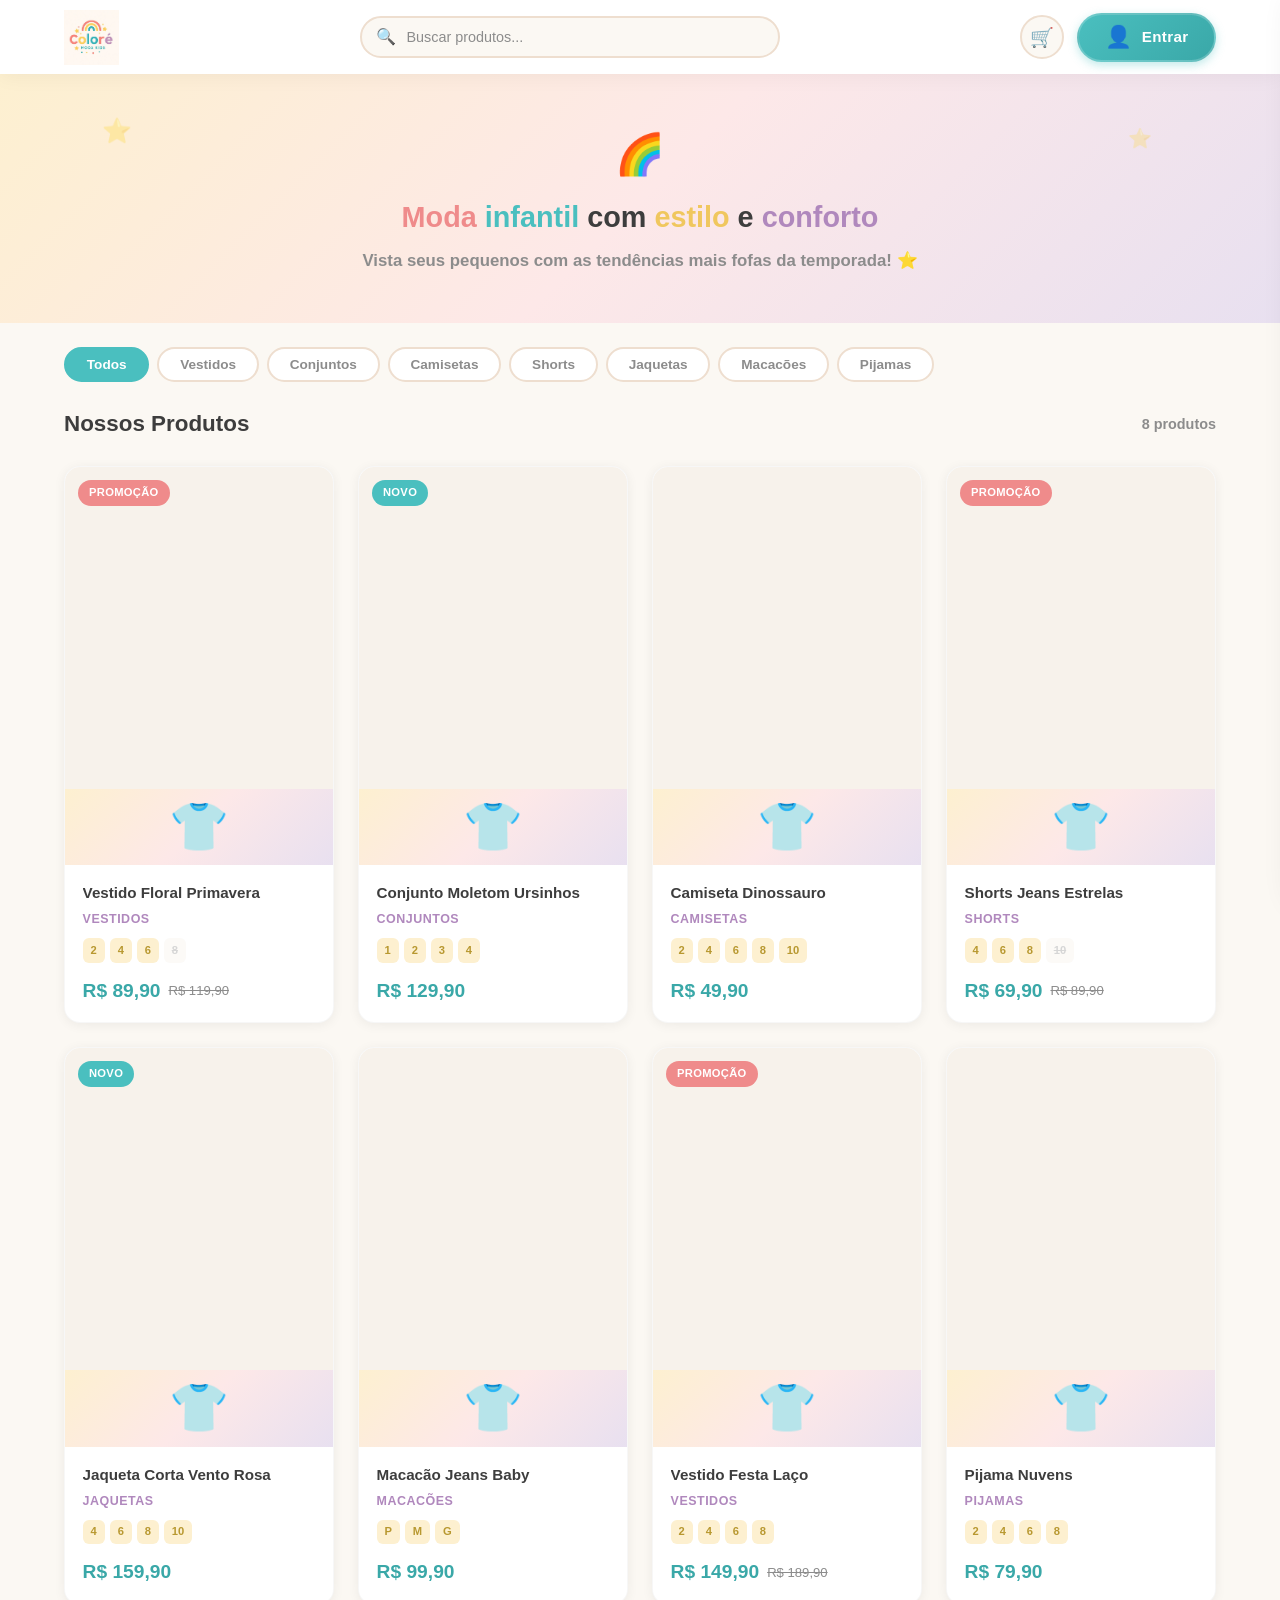
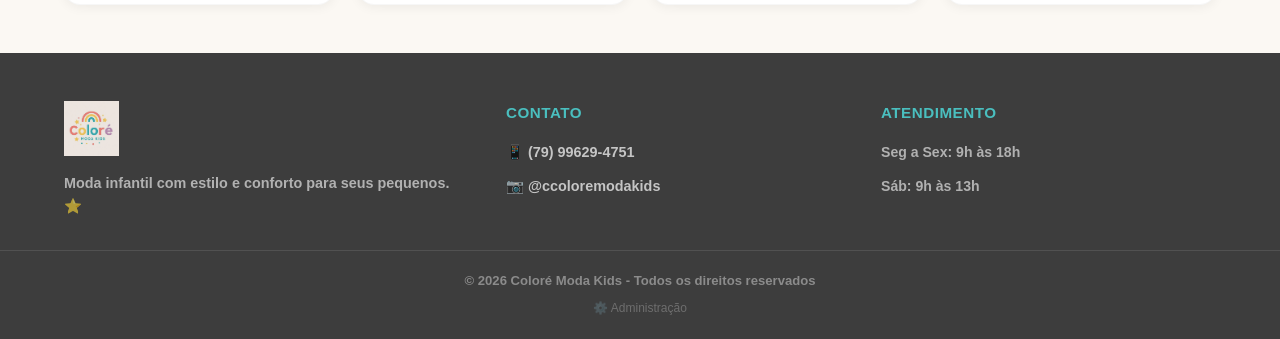
<file: index.html>
<!DOCTYPE html>
<html lang="pt-BR">
<head>
  <meta charset="UTF-8">
  <meta name="viewport" content="width=device-width, initial-scale=1.0">
  <title>CColore Moda Kids - Roupas Infantis</title>
  <link rel="stylesheet" href="css/style.css">
  <meta name="description" content="CColore Moda Kids - As melhores roupas infantis com estilo e conforto para seus pequenos.">
</head>
<body>

  <!-- HEADER -->
  <header class="header">
    <div class="header-inner">
      <a href="index.html" class="logo">
        <img src="logo.jpg" alt="Coloré Moda Kids">
      </a>

      <div class="search-bar">
        <span class="search-icon">🔍</span>
        <input type="text" id="searchInput" placeholder="Buscar produtos...">
      </div>

      <div class="nav-actions">
        <button class="btn-icon" id="cartBtn" title="Carrinho">
          🛒
          <span class="cart-count" id="cartCount" style="display:none;">0</span>
        </button>
        <a href="minha-conta.html" class="btn-account" id="accountBtn" title="Minha Conta">
          <span class="btn-account-icon">👤</span>
          <span class="account-label" id="accountLabel">Entrar</span>
        </a>
      </div>
    </div>
  </header>

  <!-- HERO -->
  <section class="hero">
    <div class="hero-content">
      <div class="hero-rainbow">🌈</div>
      <h2><span class="text-coral">Moda</span> <span class="text-teal">infantil</span> com <span class="text-yellow">estilo</span> e <span class="text-lavender">conforto</span></h2>
      <p>Vista seus pequenos com as tendências mais fofas da temporada! ⭐</p>
    </div>
  </section>

  <!-- CATEGORIAS -->
  <div class="categories" id="categoriesBar">
    <!-- Gerado via JS -->
  </div>

  <!-- PRODUTOS -->
  <section class="products-section">
    <div class="products-header">
      <h3>Nossos Produtos</h3>
      <span class="product-count" id="productCount"></span>
    </div>
    <div class="products-grid" id="productsGrid">
      <!-- Gerado via JS -->
    </div>
  </section>

  <!-- MODAL DE PRODUTO -->
  <div class="modal-overlay" id="productModal">
    <div class="modal">
      <button class="modal-close" id="modalClose">✕</button>
      <div class="modal-product" id="modalContent">
        <!-- Gerado via JS -->
      </div>
    </div>
  </div>

  <!-- CARRINHO SIDEBAR -->
  <div class="cart-overlay" id="cartOverlay"></div>
  <div class="cart-sidebar" id="cartSidebar">
    <div class="cart-header">
      <h3>🛒 Seu Carrinho</h3>
      <button class="btn-icon" id="closeCart" title="Fechar">✕</button>
    </div>
    <div class="cart-items" id="cartItems">
      <!-- Gerado via JS -->
    </div>
    <div class="cart-footer">
      <div class="cart-total">
        <span>Total:</span>
        <span class="total-price" id="cartTotal">R$ 0,00</span>
      </div>
      <button class="btn-checkout" id="checkoutBtn">
        📱 Finalizar Pedido via WhatsApp
      </button>
      <button class="btn-continue-shopping" id="continueShoppingBtn">
        🛍️ Continuar Comprando
      </button>
    </div>
  </div>

  <!-- FORMULÁRIO DE CHECKOUT -->
  <div class="modal-overlay" id="checkoutModal">
    <div class="modal" style="max-width:520px;">
      <button class="modal-close" id="checkoutClose">✕</button>
      <div style="padding:2rem;">
        <h2 style="font-weight:900;margin-bottom:0.3rem;">📋 Finalizar Pedido</h2>
        <p style="color:var(--text-light);font-size:0.9rem;margin-bottom:1.5rem;">Preencha seus dados para enviarmos o pedido.</p>
        <form id="checkoutForm">
          <div class="form-row">
            <div class="form-group">
              <label>Nome *</label>
              <input type="text" id="clientName" required maxlength="50" placeholder="Seu nome">
            </div>
            <div class="form-group">
              <label>Sobrenome *</label>
              <input type="text" id="clientLastName" required maxlength="50" placeholder="Seu sobrenome">
            </div>
          </div>
          <div class="form-row">
            <div class="form-group">
              <label>CEP *</label>
              <input type="text" id="clientCep" required maxlength="9" placeholder="00000-000">
              <small class="cep-status" id="clientCepStatus"></small>
            </div>
            <div class="form-group">
              <label>Telefone *</label>
              <input type="tel" id="clientPhone" required maxlength="15" placeholder="(00) 00000-0000">
            </div>
          </div>
          <div class="form-group">
            <label>Endereço (Rua) *</label>
            <input type="text" id="clientAddress" required maxlength="150" placeholder="Rua, Avenida...">
          </div>
          <div class="form-row">
            <div class="form-group">
              <label>Número *</label>
              <input type="text" id="clientNumber" required maxlength="10" placeholder="Nº">
            </div>
            <div class="form-group">
              <label>Bairro *</label>
              <input type="text" id="clientBairro" required maxlength="80" placeholder="Bairro">
            </div>
          </div>
          <div class="form-row">
            <div class="form-group">
              <label>Cidade *</label>
              <input type="text" id="clientCity" required maxlength="80" placeholder="Cidade">
            </div>
            <div class="form-group">
              <label>Estado *</label>
              <select id="clientState" required>
                <option value="">UF</option>
                <option value="AC">AC</option><option value="AL">AL</option><option value="AP">AP</option>
                <option value="AM">AM</option><option value="BA">BA</option><option value="CE">CE</option>
                <option value="DF">DF</option><option value="ES">ES</option><option value="GO">GO</option>
                <option value="MA">MA</option><option value="MT">MT</option><option value="MS">MS</option>
                <option value="MG">MG</option><option value="PA">PA</option><option value="PB">PB</option>
                <option value="PR">PR</option><option value="PE">PE</option><option value="PI">PI</option>
                <option value="RJ">RJ</option><option value="RN">RN</option><option value="RS">RS</option>
                <option value="RO">RO</option><option value="RR">RR</option><option value="SC">SC</option>
                <option value="SP">SP</option><option value="SE">SE</option><option value="TO">TO</option>
              </select>
            </div>
          </div>
          <div class="form-group">
            <label>Ponto de Referência *</label>
            <input type="text" id="clientReference" required maxlength="150" placeholder="Ex: Próximo ao mercado...">
          </div>
          <div class="form-group">
            <label>E-mail</label>
            <input type="email" id="clientEmail" maxlength="100" placeholder="seu@email.com">
          </div>

          <!-- Frete -->
          <div class="shipping-notice">
            🚚 <strong>Frete calculado após o pedido:</strong> após receber seu pedido pelo WhatsApp, informamos o valor exato do frete antes de confirmar a compra.
          </div>

          <div class="checkout-summary" id="checkoutSummary">
            <!-- Resumo gerado via JS -->
          </div>
          <button type="submit" class="btn-checkout" style="margin-top:1rem;">
            📱 Confirmar e Enviar via WhatsApp
          </button>
        </form>
      </div>
    </div>
  </div>

  <!-- FOOTER -->
  <footer class="footer">
    <div class="footer-inner">
      <div class="footer-brand">
        <div class="footer-logo">
          <img src="logo.jpg" alt="Coloré Moda Kids">
        </div>
        <p class="footer-desc">Moda infantil com estilo e conforto para seus pequenos. ⭐</p>
      </div>

      <div class="footer-contact">
        <h4>Contato</h4>
        <ul>
          <li>
            <a href="https://wa.me/5579996294751" target="_blank" rel="noopener">
              📱 (79) 99629-4751
            </a>
          </li>
          <li>
            <a href="https://instagram.com/ccoloremodakids" target="_blank" rel="noopener">
              📷 @ccoloremodakids
            </a>
          </li>
        </ul>
      </div>

      <div class="footer-links">
        <h4>Atendimento</h4>
        <ul>
          <li>Seg a Sex: 9h às 18h</li>
          <li>Sáb: 9h às 13h</li>
        </ul>
      </div>
    </div>

    <div class="footer-bottom">
      <p>&copy; 2026 Coloré Moda Kids - Todos os direitos reservados</p>
      <a href="admin.html" class="admin-link">⚙️ Administração</a>
    </div>
  </footer>

  <!-- TOAST -->
  <div class="toast-container"></div>

  <script src="js/data.js"></script>
  <script src="js/app.js"></script>
</body>
</html>
</file>
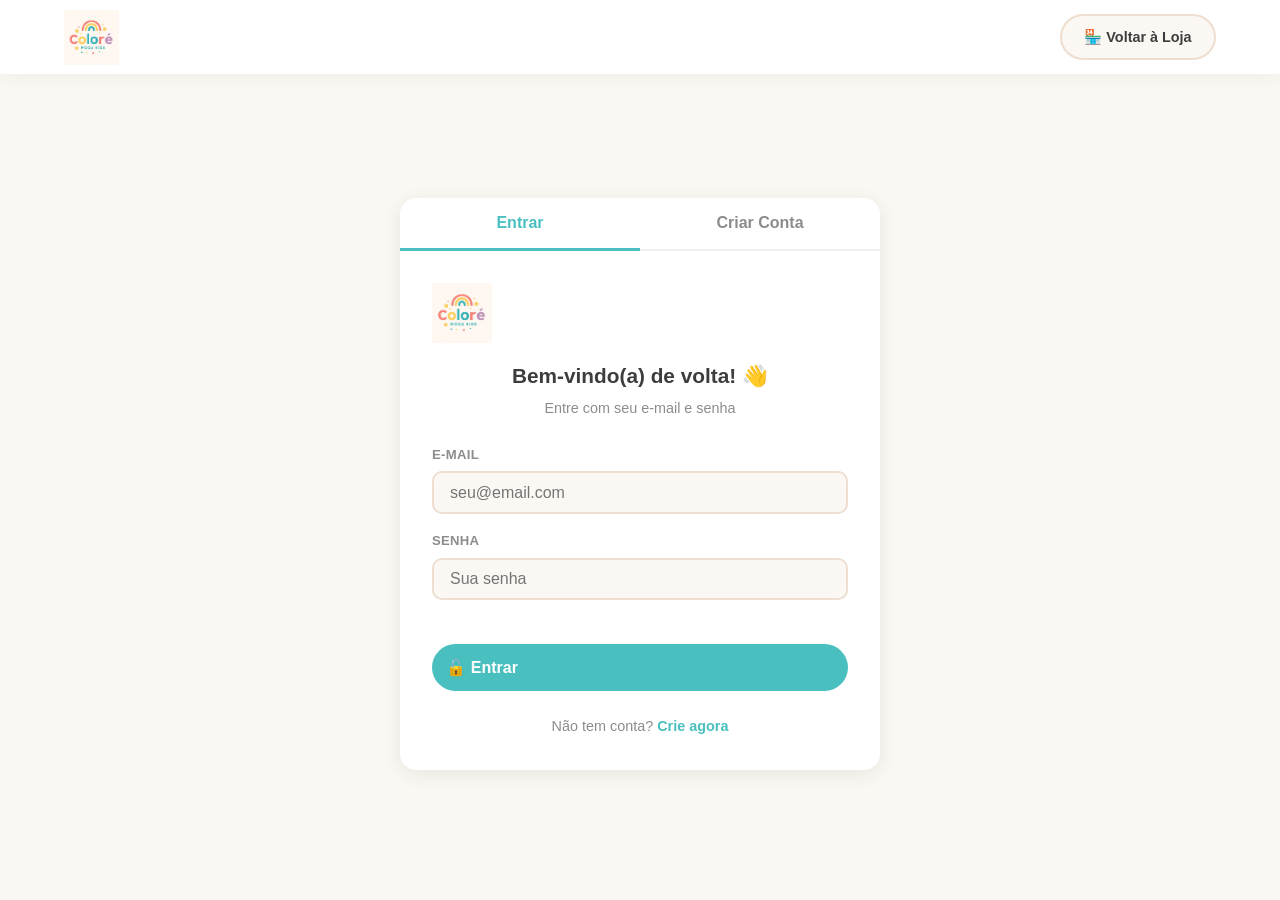
<file: minha-conta.html>
<!DOCTYPE html>
<html lang="pt-BR">
<head>
  <meta charset="UTF-8">
  <meta name="viewport" content="width=device-width, initial-scale=1.0">
  <title>Minha Conta - Coloré Moda Kids</title>
  <link rel="stylesheet" href="css/style.css">
</head>
<body>

  <!-- HEADER -->
  <header class="header">
    <div class="header-inner">
      <a href="index.html" class="logo">
        <img src="logo.jpg" alt="Coloré Moda Kids">
      </a>
      <div class="nav-actions">
        <a href="index.html" class="btn btn-secondary">🏪 Voltar à Loja</a>
        <button class="btn btn-danger" id="logoutBtn" style="display:none;">🚪 Sair</button>
      </div>
    </div>
  </header>

  <!-- AUTH SECTION (Login/Cadastro) -->
  <section class="auth-section" id="authSection">
    <div class="auth-container">
      <!-- LOGIN TAB -->
      <div class="auth-tabs">
        <button class="auth-tab active" data-tab="login">Entrar</button>
        <button class="auth-tab" data-tab="register">Criar Conta</button>
      </div>

      <!-- LOGIN FORM -->
      <div class="auth-form" id="loginTab">
        <div class="auth-header">
          <img src="logo.jpg" alt="Coloré Moda Kids" class="auth-logo">
          <h2>Bem-vindo(a) de volta! 👋</h2>
          <p>Entre com seu e-mail e senha</p>
        </div>
        <form id="loginForm">
          <div class="form-group">
            <label>E-mail</label>
            <input type="email" id="loginEmail" required placeholder="seu@email.com">
          </div>
          <div class="form-group">
            <label>Senha</label>
            <input type="password" id="loginPass" required placeholder="Sua senha" minlength="4">
          </div>
          <p class="auth-error" id="loginError"></p>
          <button type="submit" class="btn btn-primary auth-submit">🔓 Entrar</button>
        </form>
        <p class="auth-switch">Não tem conta? <button data-tab="register">Crie agora</button></p>
      </div>

      <!-- REGISTER FORM -->
      <div class="auth-form" id="registerTab" style="display:none;">
        <div class="auth-header">
          <img src="logo.jpg" alt="Coloré Moda Kids" class="auth-logo">
          <h2>Crie sua conta ✨</h2>
          <p>Rápido e fácil, acompanhe seus pedidos!</p>
        </div>
        <form id="registerForm">
          <div class="form-row">
            <div class="form-group">
              <label>Nome *</label>
              <input type="text" id="regName" required maxlength="50" placeholder="Seu nome">
            </div>
            <div class="form-group">
              <label>Sobrenome *</label>
              <input type="text" id="regLastName" required maxlength="50" placeholder="Seu sobrenome">
            </div>
          </div>
          <div class="form-group">
            <label>E-mail *</label>
            <input type="email" id="regEmail" required placeholder="seu@email.com">
          </div>
          <div class="form-group">
            <label>Telefone *</label>
            <input type="tel" id="regPhone" required maxlength="15" placeholder="(00) 00000-0000">
          </div>
          <div class="form-row">
            <div class="form-group">
              <label>CEP *</label>
              <input type="text" id="regCep" required maxlength="9" placeholder="00000-000">
              <small class="cep-status" id="regCepStatus"></small>
            </div>
            <div class="form-group">
              <label>Senha *</label>
              <input type="password" id="regPass" required minlength="4" placeholder="Mínimo 4 caracteres">
            </div>
          </div>
          <div class="form-group">
            <label>Endereço (Rua) *</label>
            <input type="text" id="regAddress" required maxlength="150" placeholder="Rua, Avenida...">
          </div>
          <div class="form-row">
            <div class="form-group">
              <label>Número *</label>
              <input type="text" id="regNumber" required maxlength="10" placeholder="Nº">
            </div>
            <div class="form-group">
              <label>Bairro *</label>
              <input type="text" id="regBairro" required maxlength="80" placeholder="Bairro">
            </div>
          </div>
          <div class="form-row">
            <div class="form-group">
              <label>Cidade *</label>
              <input type="text" id="regCity" required maxlength="80" placeholder="Cidade">
            </div>
            <div class="form-group">
              <label>Estado *</label>
              <select id="regState" required>
                <option value="">Selecione</option>
                <option value="AC">AC</option><option value="AL">AL</option><option value="AP">AP</option>
                <option value="AM">AM</option><option value="BA">BA</option><option value="CE">CE</option>
                <option value="DF">DF</option><option value="ES">ES</option><option value="GO">GO</option>
                <option value="MA">MA</option><option value="MT">MT</option><option value="MS">MS</option>
                <option value="MG">MG</option><option value="PA">PA</option><option value="PB">PB</option>
                <option value="PR">PR</option><option value="PE">PE</option><option value="PI">PI</option>
                <option value="RJ">RJ</option><option value="RN">RN</option><option value="RS">RS</option>
                <option value="RO">RO</option><option value="RR">RR</option><option value="SC">SC</option>
                <option value="SP">SP</option><option value="SE">SE</option><option value="TO">TO</option>
              </select>
            </div>
          </div>
          <div class="form-group">
            <label>Ponto de Referência *</label>
            <input type="text" id="regReference" required maxlength="150" placeholder="Ex: Próximo ao mercado, em frente à escola...">
          </div>
          <p class="auth-error" id="registerError"></p>
          <button type="submit" class="btn btn-primary auth-submit">✨ Criar Conta</button>
        </form>
        <p class="auth-switch">Já tem conta? <button data-tab="login">Entrar</button></p>
      </div>
    </div>
  </section>

  <!-- ACCOUNT SECTION (Logado) -->
  <section class="account-section" id="accountSection" style="display:none;">
    <div class="account-container">

      <!-- Sidebar -->
      <div class="account-sidebar">
        <div class="account-avatar">
          <span id="avatarInitials">CC</span>
        </div>
        <h3 id="accountName">Nome</h3>
        <p id="accountEmail">email@email.com</p>
        <nav class="account-nav">
          <button class="account-nav-item active" data-panel="orders">📦 Meus Pedidos</button>
          <button class="account-nav-item" data-panel="profile">👤 Meus Dados</button>
        </nav>
      </div>

      <!-- Content -->
      <div class="account-content">

        <!-- PEDIDOS -->
        <div class="account-panel" id="panel-orders">
          <h2>📦 Meus Pedidos</h2>
          <div id="ordersList">
            <!-- Gerado via JS -->
          </div>
        </div>

        <!-- PERFIL -->
        <div class="account-panel" id="panel-profile" style="display:none;">
          <h2>👤 Meus Dados</h2>
          <form id="profileForm">
            <div class="form-row">
              <div class="form-group">
                <label>Nome</label>
                <input type="text" id="profName" required maxlength="50">
              </div>
              <div class="form-group">
                <label>Sobrenome</label>
                <input type="text" id="profLastName" required maxlength="50">
              </div>
            </div>
            <div class="form-group">
              <label>E-mail</label>
              <input type="email" id="profEmail" disabled>
            </div>
            <div class="form-group">
              <label>Telefone</label>
              <input type="tel" id="profPhone" maxlength="15">
            </div>
            <div class="form-row">
              <div class="form-group">
                <label>CEP</label>
                <input type="text" id="profCep" maxlength="9">
                <small class="cep-status" id="profCepStatus"></small>
              </div>
              <div class="form-group">
                <label>Número</label>
                <input type="text" id="profNumber" maxlength="10">
              </div>
            </div>
            <div class="form-group">
              <label>Endereço (Rua)</label>
              <input type="text" id="profAddress" maxlength="150">
            </div>
            <div class="form-group">
              <label>Bairro</label>
              <input type="text" id="profBairro" maxlength="80">
            </div>
            <div class="form-row">
              <div class="form-group">
                <label>Cidade</label>
                <input type="text" id="profCity" maxlength="80">
              </div>
              <div class="form-group">
                <label>Estado</label>
                <select id="profState">
                  <option value="">Selecione</option>
                  <option value="AC">AC</option><option value="AL">AL</option><option value="AP">AP</option>
                  <option value="AM">AM</option><option value="BA">BA</option><option value="CE">CE</option>
                  <option value="DF">DF</option><option value="ES">ES</option><option value="GO">GO</option>
                  <option value="MA">MA</option><option value="MT">MT</option><option value="MS">MS</option>
                  <option value="MG">MG</option><option value="PA">PA</option><option value="PB">PB</option>
                  <option value="PR">PR</option><option value="PE">PE</option><option value="PI">PI</option>
                  <option value="RJ">RJ</option><option value="RN">RN</option><option value="RS">RS</option>
                  <option value="RO">RO</option><option value="RR">RR</option><option value="SC">SC</option>
                  <option value="SP">SP</option><option value="SE">SE</option><option value="TO">TO</option>
                </select>
              </div>
            </div>
            <div class="form-group">
              <label>Ponto de Referência</label>
              <input type="text" id="profReference" maxlength="150" placeholder="Ex: Próximo ao mercado...">
            </div>
            <button type="submit" class="btn btn-primary">💾 Salvar Alterações</button>
          </form>
        </div>

      </div>
    </div>
  </section>

  <!-- TOAST -->
  <div class="toast-container"></div>

  <script src="js/data.js"></script>
  <script src="js/account.js"></script>
</body>
</html>
</file>
<file: css/style.css>
/* ===== RESET & BASE ===== */
*,
*::before,
*::after {
  margin: 0;
  padding: 0;
  box-sizing: border-box;
}

@import url('https://fonts.googleapis.com/css2?family=Nunito:wght@400;600;700;800;900&display=swap');

:root {
  /* Cores extraídas da logo */
  --coral: #EF8B8B;
  --coral-dark: #E06B6B;
  --yellow: #F0C75E;
  --yellow-light: #FDF0D0;
  --teal: #4ABFBF;
  --teal-dark: #3AA8A8;
  --lavender: #B088BD;
  --lavender-light: #D4BFE0;

  /* Cores de interface */
  --primary: #4ABFBF;
  --primary-light: #7DD4D4;
  --primary-dark: #3AA8A8;
  --secondary: #EF8B8B;
  --accent: #F0C75E;
  --bg: #FBF8F3;
  --bg-warm: #F7F2EB;
  --bg-white: #FFFFFF;
  --text: #3D3D3D;
  --text-light: #8C8C8C;
  --border: #EEDECF;
  --success: #4ABFBF;
  --danger: #EF8B8B;
  --radius: 16px;
  --radius-sm: 10px;
  --shadow: 0 2px 12px rgba(0, 0, 0, 0.06);
  --shadow-lg: 0 8px 30px rgba(0, 0, 0, 0.1);
  --shadow-colored: 0 4px 20px rgba(74, 191, 191, 0.15);
  --transition: all 0.3s ease;
}

html {
  scroll-behavior: smooth;
}

body {
  font-family: 'Nunito', 'Segoe UI', Tahoma, sans-serif;
  background: var(--bg);
  color: var(--text);
  line-height: 1.6;
  min-height: 100vh;
}

a {
  text-decoration: none;
  color: inherit;
}

img {
  max-width: 100%;
  display: block;
}

button {
  cursor: pointer;
  border: none;
  font-family: inherit;
  font-size: inherit;
}

input, select, textarea {
  font-family: inherit;
  font-size: inherit;
}

/* ===== HEADER ===== */
.header {
  background: var(--bg-white);
  box-shadow: 0 2px 20px rgba(0, 0, 0, 0.05);
  position: sticky;
  top: 0;
  z-index: 100;
}

.header-inner {
  max-width: 1200px;
  margin: 0 auto;
  padding: 0.6rem 1.5rem;
  display: flex;
  align-items: center;
  justify-content: space-between;
  gap: 1rem;
}

.logo {
  display: flex;
  align-items: center;
  gap: 0.5rem;
  flex-shrink: 0;
}

.logo img {
  height: 55px;
  width: auto;
}

/* Search */
.search-bar {
  flex: 1;
  max-width: 420px;
  position: relative;
}

.search-bar input {
  width: 100%;
  padding: 0.7rem 1rem 0.7rem 2.8rem;
  border: 2px solid var(--border);
  border-radius: 50px;
  outline: none;
  transition: var(--transition);
  background: var(--bg);
  font-size: 0.9rem;
  color: var(--text);
}

.search-bar input::placeholder {
  color: var(--text-light);
}

.search-bar input:focus {
  border-color: var(--teal);
  background: var(--bg-white);
  box-shadow: 0 0 0 3px rgba(74, 191, 191, 0.1);
}

.search-bar .search-icon {
  position: absolute;
  left: 1rem;
  top: 50%;
  transform: translateY(-50%);
  color: var(--text-light);
  font-size: 1rem;
}

/* Nav actions */
.nav-actions {
  display: flex;
  align-items: center;
  gap: 0.8rem;
}

.btn {
  display: inline-flex;
  align-items: center;
  gap: 0.4rem;
  padding: 0.6rem 1.4rem;
  border-radius: 50px;
  font-weight: 700;
  transition: var(--transition);
  font-size: 0.9rem;
}

.btn-primary {
  background: var(--teal);
  color: white;
}

.btn-primary:hover {
  background: var(--teal-dark);
  transform: translateY(-2px);
  box-shadow: var(--shadow-colored);
}

.btn-secondary {
  background: var(--bg);
  color: var(--text);
  border: 2px solid var(--border);
}

.btn-secondary:hover {
  border-color: var(--teal);
  color: var(--teal);
}

.btn-success {
  background: var(--teal);
  color: white;
}

.btn-success:hover {
  background: var(--teal-dark);
  transform: translateY(-2px);
}

.btn-danger {
  background: var(--coral);
  color: white;
}

.btn-danger:hover {
  background: var(--coral-dark);
}

.btn-sm {
  padding: 0.4rem 0.8rem;
  font-size: 0.8rem;
}

.btn-icon {
  padding: 0.5rem;
  border-radius: 50%;
  background: var(--bg);
  border: 2px solid var(--border);
  position: relative;
  width: 44px;
  height: 44px;
  display: flex;
  align-items: center;
  justify-content: center;
  font-size: 1.2rem;
  transition: var(--transition);
}

.btn-icon:hover {
  border-color: var(--teal);
  color: var(--teal);
  background: rgba(74, 191, 191, 0.05);
}

.cart-count {
  position: absolute;
  top: -5px;
  right: -5px;
  background: var(--coral);
  color: white;
  font-size: 0.65rem;
  font-weight: 800;
  width: 20px;
  height: 20px;
  border-radius: 50%;
  display: flex;
  align-items: center;
  justify-content: center;
  border: 2px solid var(--bg-white);
}

/* ===== HERO ===== */
.hero {
  background: linear-gradient(135deg, var(--yellow-light) 0%, #FDE8E8 50%, #E8E0F0 100%);
  text-align: center;
  padding: 3rem 1.5rem;
  position: relative;
  overflow: hidden;
}

.hero::before {
  content: '⭐';
  position: absolute;
  top: 15%;
  left: 8%;
  font-size: 1.5rem;
  opacity: 0.3;
  animation: twinkle 3s ease-in-out infinite;
}

.hero::after {
  content: '⭐';
  position: absolute;
  top: 20%;
  right: 10%;
  font-size: 1.2rem;
  opacity: 0.25;
  animation: twinkle 3s ease-in-out infinite 1s;
}

@keyframes twinkle {
  0%, 100% { transform: scale(1); opacity: 0.25; }
  50% { transform: scale(1.3); opacity: 0.5; }
}

.hero-content {
  position: relative;
  z-index: 1;
}

.hero-rainbow {
  font-size: 2.5rem;
  margin-bottom: 0.5rem;
}

.hero h2 {
  font-size: 1.8rem;
  font-weight: 900;
  margin-bottom: 0.5rem;
  color: var(--text);
}

.hero h2 .text-coral { color: var(--coral); }
.hero h2 .text-teal { color: var(--teal); }
.hero h2 .text-yellow { color: var(--yellow); }
.hero h2 .text-lavender { color: var(--lavender); }

.hero p {
  font-size: 1.05rem;
  color: var(--text-light);
  font-weight: 600;
}

/* ===== CATEGORIES ===== */
.categories {
  max-width: 1200px;
  margin: 0 auto;
  padding: 1.5rem;
  display: flex;
  gap: 0.5rem;
  overflow-x: auto;
  -webkit-overflow-scrolling: touch;
}

.categories::-webkit-scrollbar {
  height: 0;
}

.category-btn {
  padding: 0.5rem 1.3rem;
  border-radius: 50px;
  background: var(--bg-white);
  border: 2px solid var(--border);
  white-space: nowrap;
  font-weight: 700;
  font-size: 0.85rem;
  transition: var(--transition);
  color: var(--text-light);
}

.category-btn:hover {
  border-color: var(--teal);
  color: var(--teal);
  background: rgba(74, 191, 191, 0.05);
}

.category-btn.active {
  background: var(--teal);
  color: white;
  border-color: var(--teal);
}

/* ===== PRODUCT GRID ===== */
.products-section {
  max-width: 1200px;
  margin: 0 auto;
  padding: 0 1.5rem 3rem;
}

.products-header {
  display: flex;
  justify-content: space-between;
  align-items: center;
  margin-bottom: 1.5rem;
}

.products-header h3 {
  font-size: 1.4rem;
  font-weight: 800;
  color: var(--text);
}

.product-count {
  color: var(--text-light);
  font-size: 0.9rem;
  font-weight: 600;
}

.products-grid {
  display: grid;
  grid-template-columns: repeat(auto-fill, minmax(260px, 1fr));
  gap: 1.5rem;
}

.product-card {
  background: var(--bg-white);
  border-radius: var(--radius);
  overflow: hidden;
  box-shadow: var(--shadow);
  transition: var(--transition);
  cursor: pointer;
  border: 1px solid rgba(0, 0, 0, 0.03);
}

.product-card:hover {
  transform: translateY(-6px);
  box-shadow: var(--shadow-lg);
}

.product-image {
  position: relative;
  padding-top: 120%;
  background: var(--bg-warm);
  overflow: hidden;
}

.product-image img {
  position: absolute;
  top: 0;
  left: 0;
  width: 100%;
  height: 100%;
  object-fit: cover;
  transition: transform 0.5s ease;
}

.product-card:hover .product-image img {
  transform: scale(1.05);
}

.product-badge {
  position: absolute;
  top: 0.8rem;
  left: 0.8rem;
  background: var(--coral);
  color: white;
  padding: 0.25rem 0.7rem;
  border-radius: 50px;
  font-size: 0.7rem;
  font-weight: 800;
  letter-spacing: 0.3px;
  text-transform: uppercase;
}

.product-badge.new {
  background: var(--teal);
}

.product-info {
  padding: 1rem 1.1rem;
}

.product-name {
  font-weight: 800;
  font-size: 0.95rem;
  margin-bottom: 0.3rem;
  display: -webkit-box;
  -webkit-line-clamp: 2;
  -webkit-box-orient: vertical;
  overflow: hidden;
  color: var(--text);
}

.product-category-label {
  font-size: 0.78rem;
  color: var(--lavender);
  margin-bottom: 0.5rem;
  font-weight: 700;
  text-transform: uppercase;
  letter-spacing: 0.5px;
}

.product-sizes {
  display: flex;
  gap: 0.3rem;
  margin-bottom: 0.8rem;
  flex-wrap: wrap;
}

.size-tag {
  padding: 0.2rem 0.5rem;
  background: var(--yellow-light);
  border-radius: 6px;
  font-size: 0.7rem;
  font-weight: 700;
  color: #B89830;
}

.size-tag.out-of-stock {
  text-decoration: line-through;
  opacity: 0.35;
  background: var(--bg-warm);
  color: var(--text-light);
}

.product-price {
  display: flex;
  align-items: center;
  gap: 0.5rem;
}

.price-current {
  font-size: 1.2rem;
  font-weight: 900;
  color: var(--teal-dark);
}

.price-old {
  font-size: 0.82rem;
  color: var(--text-light);
  text-decoration: line-through;
}

/* ===== PRODUCT DETAIL MODAL ===== */
.modal-overlay {
  position: fixed;
  inset: 0;
  background: rgba(0, 0, 0, 0.4);
  backdrop-filter: blur(4px);
  z-index: 200;
  display: flex;
  align-items: center;
  justify-content: center;
  padding: 1rem;
  opacity: 0;
  visibility: hidden;
  transition: var(--transition);
}

.modal-overlay.active {
  opacity: 1;
  visibility: visible;
}

.modal {
  background: var(--bg-white);
  border-radius: var(--radius);
  max-width: 800px;
  width: 100%;
  max-height: 90vh;
  overflow-y: auto;
  transform: translateY(20px) scale(0.97);
  transition: var(--transition);
}

.modal-overlay.active .modal {
  transform: translateY(0) scale(1);
}

.modal-close {
  position: absolute;
  top: 1rem;
  right: 1rem;
  background: var(--bg-white);
  border: none;
  width: 36px;
  height: 36px;
  border-radius: 50%;
  display: flex;
  align-items: center;
  justify-content: center;
  font-size: 1.2rem;
  cursor: pointer;
  box-shadow: var(--shadow);
  z-index: 10;
  transition: var(--transition);
}

.modal-close:hover {
  background: var(--coral);
  color: white;
}

.modal-product {
  display: grid;
  grid-template-columns: 1fr 1fr;
}

.modal-product-image {
  position: relative;
  padding-top: 100%;
  background: var(--bg-warm);
}

.modal-product-image img {
  position: absolute;
  top: 0;
  left: 0;
  width: 100%;
  height: 100%;
  object-fit: cover;
}

.modal-product-info {
  padding: 2rem;
  display: flex;
  flex-direction: column;
  gap: 1rem;
}

.modal-product-info h2 {
  font-size: 1.5rem;
  font-weight: 900;
}

.modal-product-info .product-category-label {
  font-size: 0.85rem;
}

.modal-product-info .product-price {
  font-size: 1.1rem;
}

.modal-product-info .price-current {
  font-size: 1.6rem;
}

.size-selector {
  display: flex;
  flex-direction: column;
  gap: 0.5rem;
}

.size-selector label {
  font-weight: 800;
  font-size: 0.9rem;
}

.size-options {
  display: flex;
  gap: 0.5rem;
  flex-wrap: wrap;
}

.size-option {
  padding: 0.5rem 1rem;
  border: 2px solid var(--border);
  border-radius: var(--radius-sm);
  background: var(--bg-white);
  font-weight: 700;
  font-size: 0.85rem;
  transition: var(--transition);
  cursor: pointer;
}

.size-option:hover:not(.disabled) {
  border-color: var(--teal);
  color: var(--teal);
}

.size-option.selected {
  background: var(--teal);
  color: white;
  border-color: var(--teal);
}

.size-option.disabled {
  opacity: 0.3;
  cursor: not-allowed;
  text-decoration: line-through;
}

.stock-info {
  font-size: 0.8rem;
  color: var(--text-light);
  font-weight: 600;
}

.stock-info.low {
  color: var(--coral);
  font-weight: 700;
}

.quantity-selector {
  display: flex;
  align-items: center;
  gap: 0.8rem;
}

.quantity-selector label {
  font-weight: 800;
  font-size: 0.9rem;
}

.qty-controls {
  display: flex;
  align-items: center;
  border: 2px solid var(--border);
  border-radius: var(--radius-sm);
  overflow: hidden;
}

.qty-controls button {
  width: 38px;
  height: 38px;
  background: var(--bg);
  border: none;
  font-size: 1.1rem;
  font-weight: 800;
  display: flex;
  align-items: center;
  justify-content: center;
  transition: var(--transition);
}

.qty-controls button:hover {
  background: var(--teal);
  color: white;
}

.qty-controls span {
  width: 44px;
  text-align: center;
  font-weight: 800;
}

.btn-add-cart {
  padding: 0.9rem 1.5rem;
  border-radius: 50px;
  background: var(--teal);
  color: white;
  font-weight: 800;
  font-size: 1rem;
  transition: var(--transition);
  display: flex;
  align-items: center;
  justify-content: center;
  gap: 0.5rem;
  margin-top: auto;
}

.btn-add-cart:hover {
  background: var(--teal-dark);
  transform: translateY(-2px);
  box-shadow: var(--shadow-colored);
}

.btn-add-cart:disabled {
  opacity: 0.4;
  cursor: not-allowed;
  transform: none;
  background: var(--text-light);
}

/* ===== CART SIDEBAR ===== */
.cart-overlay {
  position: fixed;
  inset: 0;
  background: rgba(0, 0, 0, 0.35);
  backdrop-filter: blur(3px);
  z-index: 300;
  opacity: 0;
  visibility: hidden;
  transition: var(--transition);
}

.cart-overlay.active {
  opacity: 1;
  visibility: visible;
}

.cart-sidebar {
  position: fixed;
  top: 0;
  right: -420px;
  width: 400px;
  max-width: 100%;
  height: 100vh;
  background: var(--bg-white);
  z-index: 301;
  display: flex;
  flex-direction: column;
  transition: right 0.35s cubic-bezier(0.4, 0, 0.2, 1);
  box-shadow: -5px 0 30px rgba(0, 0, 0, 0.12);
}

.cart-sidebar.active {
  right: 0;
}

.cart-header {
  padding: 1.5rem;
  border-bottom: 2px solid var(--bg-warm);
  display: flex;
  justify-content: space-between;
  align-items: center;
}

.cart-header h3 {
  font-size: 1.2rem;
  font-weight: 900;
}

.cart-items {
  flex: 1;
  overflow-y: auto;
  padding: 1rem;
}

.cart-empty {
  text-align: center;
  padding: 3rem 1rem;
  color: var(--text-light);
}

.cart-empty .empty-icon {
  font-size: 3rem;
  margin-bottom: 1rem;
}

.cart-item {
  display: flex;
  gap: 1rem;
  padding: 1rem;
  border-bottom: 1px solid var(--bg-warm);
  align-items: flex-start;
}

.cart-item-image {
  width: 70px;
  height: 70px;
  border-radius: var(--radius-sm);
  overflow: hidden;
  flex-shrink: 0;
  background: var(--bg-warm);
}

.cart-item-image img {
  width: 100%;
  height: 100%;
  object-fit: cover;
}

.cart-item-details {
  flex: 1;
}

.cart-item-name {
  font-weight: 800;
  font-size: 0.9rem;
  margin-bottom: 0.2rem;
}

.cart-item-size {
  font-size: 0.78rem;
  color: var(--text-light);
  margin-bottom: 0.3rem;
  font-weight: 600;
}

.cart-item-price {
  font-weight: 800;
  color: var(--teal-dark);
}

.cart-item-qty {
  display: flex;
  align-items: center;
  gap: 0.3rem;
  margin-top: 0.3rem;
}

.cart-item-qty button {
  width: 26px;
  height: 26px;
  border-radius: 50%;
  background: var(--bg);
  border: 1px solid var(--border);
  font-size: 0.8rem;
  font-weight: 800;
  display: flex;
  align-items: center;
  justify-content: center;
  transition: var(--transition);
}

.cart-item-qty button:hover {
  background: var(--teal);
  color: white;
  border-color: var(--teal);
}

.cart-item-qty span {
  width: 26px;
  text-align: center;
  font-weight: 800;
  font-size: 0.85rem;
}

.cart-item-remove {
  color: var(--coral);
  background: none;
  border: none;
  font-size: 1.1rem;
  padding: 0.3rem;
  cursor: pointer;
  opacity: 0.5;
  transition: var(--transition);
}

.cart-item-remove:hover {
  opacity: 1;
  transform: scale(1.2);
}

.cart-footer {
  padding: 1.5rem;
  border-top: 2px solid var(--bg-warm);
  background: var(--bg);
}

.cart-total {
  display: flex;
  justify-content: space-between;
  align-items: center;
  margin-bottom: 1rem;
  font-size: 1.1rem;
  font-weight: 800;
}

.cart-total .total-price {
  color: var(--teal-dark);
  font-size: 1.4rem;
  font-weight: 900;
}

.btn-checkout {
  width: 100%;
  padding: 0.9rem;
  background: linear-gradient(135deg, #25d366, #128c7e);
  color: white;
  border-radius: 50px;
  font-weight: 800;
  font-size: 1rem;
  display: flex;
  align-items: center;
  justify-content: center;
  gap: 0.5rem;
  transition: var(--transition);
}

.btn-checkout:hover {
  transform: translateY(-2px);
  box-shadow: 0 6px 20px rgba(37, 211, 102, 0.3);
}

.btn-continue-shopping {
  width: 100%;
  padding: 0.9rem;
  background: var(--bg-white);
  color: var(--teal-dark);
  border: 2px solid var(--teal);
  border-radius: 50px;
  font-weight: 800;
  font-size: 1rem;
  display: flex;
  align-items: center;
  justify-content: center;
  gap: 0.5rem;
  transition: var(--transition);
  margin-top: 0.6rem;
  cursor: pointer;
}

.btn-continue-shopping:hover {
  background: rgba(74, 191, 191, 0.08);
  transform: translateY(-2px);
}

/* ===== FOOTER ===== */
.footer {
  background: #3D3D3D;
  color: white;
  padding: 0;
}

.footer-inner {
  max-width: 1200px;
  margin: 0 auto;
  padding: 3rem 1.5rem 2rem;
  display: grid;
  grid-template-columns: 1.2fr 1fr 1fr;
  gap: 2.5rem;
}

.footer-brand {}

.footer-logo {
  margin-bottom: 1rem;
}

.footer-logo img {
  height: 55px;
  opacity: 0.9;
}

.footer-desc {
  font-size: 0.9rem;
  opacity: 0.6;
  line-height: 1.6;
  font-weight: 600;
}

.footer-contact h4,
.footer-links h4 {
  font-size: 0.95rem;
  font-weight: 800;
  margin-bottom: 1rem;
  color: var(--teal);
  text-transform: uppercase;
  letter-spacing: 0.5px;
}

.footer-contact ul,
.footer-links ul {
  list-style: none;
  display: flex;
  flex-direction: column;
  gap: 0.7rem;
}

.footer-contact ul li a {
  color: rgba(255,255,255,0.7);
  font-weight: 600;
  font-size: 0.9rem;
  transition: var(--transition);
  display: flex;
  align-items: center;
  gap: 0.3rem;
}

.footer-contact ul li a:hover {
  color: white;
}

.footer-links ul li {
  color: rgba(255,255,255,0.6);
  font-weight: 600;
  font-size: 0.88rem;
}

.footer-bottom {
  border-top: 1px solid rgba(255,255,255,0.1);
  text-align: center;
  padding: 1.2rem 1.5rem;
}

.footer-bottom p {
  opacity: 0.4;
  font-size: 0.82rem;
  font-weight: 600;
}

.admin-link {
  display: inline-block;
  margin-top: 0.5rem;
  font-size: 0.75rem;
  color: rgba(255,255,255,0.25);
  transition: var(--transition);
}

.admin-link:hover {
  color: rgba(255,255,255,0.6);
}

@media (max-width: 768px) {
  .footer-inner {
    grid-template-columns: 1fr;
    gap: 2rem;
    text-align: center;
  }

  .footer-logo {
    display: flex;
    justify-content: center;
  }

  .footer-contact ul li a {
    justify-content: center;
  }
}

/* ===== EMPTY STATE ===== */
.empty-state {
  text-align: center;
  padding: 4rem 2rem;
  color: var(--text-light);
  grid-column: 1 / -1;
}

.empty-state .empty-icon {
  font-size: 4rem;
  margin-bottom: 1rem;
}

.empty-state h3 {
  margin-bottom: 0.5rem;
  color: var(--text);
  font-weight: 800;
}

/* ===== TOAST ===== */
.toast-container {
  position: fixed;
  bottom: 2rem;
  right: 2rem;
  z-index: 500;
  display: flex;
  flex-direction: column;
  gap: 0.5rem;
}

.toast {
  background: var(--text);
  color: white;
  padding: 0.8rem 1.5rem;
  border-radius: var(--radius);
  font-size: 0.9rem;
  font-weight: 700;
  box-shadow: var(--shadow-lg);
  display: flex;
  align-items: center;
  gap: 0.5rem;
  animation: slideIn 0.3s ease, fadeOut 0.3s ease 2.5s forwards;
  max-width: 320px;
}

.toast.success {
  background: var(--teal);
}

.toast.error {
  background: var(--coral);
}

@keyframes slideIn {
  from { transform: translateX(100%); opacity: 0; }
  to { transform: translateX(0); opacity: 1; }
}

@keyframes fadeOut {
  from { opacity: 1; }
  to { opacity: 0; visibility: hidden; }
}

/* ===== CHECKOUT FORM ===== */
#checkoutModal .form-group {
  margin-bottom: 0.9rem;
}

#checkoutModal .form-group label {
  display: block;
  font-weight: 800;
  font-size: 0.78rem;
  margin-bottom: 0.3rem;
  color: var(--text-light);
  text-transform: uppercase;
  letter-spacing: 0.3px;
}

#checkoutModal .form-group input {
  width: 100%;
  padding: 0.6rem 1rem;
  border: 2px solid var(--border);
  border-radius: var(--radius-sm);
  outline: none;
  transition: var(--transition);
  background: var(--bg);
  font-size: 0.9rem;
}

#checkoutModal .form-group input:focus {
  border-color: var(--teal);
  background: var(--bg-white);
  box-shadow: 0 0 0 3px rgba(74, 191, 191, 0.1);
}

#checkoutModal .form-row {
  display: grid;
  grid-template-columns: 1fr 1fr;
  gap: 0.8rem;
}

.checkout-summary {
  background: var(--bg);
  border-radius: var(--radius-sm);
  padding: 1rem;
  margin-top: 0.5rem;
  border: 2px solid var(--border);
}

.checkout-summary h4 {
  font-size: 0.82rem;
  font-weight: 800;
  color: var(--text-light);
  text-transform: uppercase;
  letter-spacing: 0.3px;
  margin-bottom: 0.6rem;
}

.checkout-summary-item {
  display: flex;
  justify-content: space-between;
  font-size: 0.85rem;
  padding: 0.3rem 0;
  color: var(--text);
  font-weight: 600;
}

.checkout-summary-item span:last-child {
  font-weight: 800;
}

.checkout-summary-total {
  display: flex;
  justify-content: space-between;
  font-size: 1rem;
  font-weight: 900;
  padding-top: 0.6rem;
  margin-top: 0.5rem;
  border-top: 2px solid var(--border);
  color: var(--teal-dark);
}

.grand-total {
  font-size: 1.1rem;
  color: var(--coral);
}

.shipping-line {
  color: var(--teal);
  font-weight: 700;
}

.checkout-summary-shipping-notice {
  margin-top: 0.6rem;
  padding: 0.6rem 0.8rem;
  background: var(--yellow-light);
  border: 1.5px solid var(--yellow);
  border-radius: var(--radius-sm);
  font-size: 0.85rem;
  font-weight: 700;
  color: #8a6a00;
}

.shipping-notice {
  background: var(--yellow-light);
  border: 1.5px solid var(--yellow);
  border-radius: var(--radius-sm);
  padding: 0.7rem 1rem;
  font-size: 0.88rem;
  color: #7a5c00;
  margin-top: 0.3rem;
}

.shipping-result {
  background: linear-gradient(135deg, #e8f8f5, #f0faf8);
  border: 2px solid var(--teal);
  border-radius: var(--radius-sm);
  padding: 1rem;
  margin-top: 0.5rem;
}

.shipping-title {
  font-size: 0.85rem;
  font-weight: 800;
  color: var(--text);
  margin-bottom: 0.8rem;
}

.shipping-option {
  display: flex;
  align-items: center;
  gap: 0.8rem;
  padding: 0.7rem 0.8rem;
  border: 2px solid #e0e0e0;
  border-radius: 10px;
  margin-bottom: 0.5rem;
  cursor: pointer;
  transition: var(--transition);
  background: white;
}

.shipping-option:last-child {
  margin-bottom: 0;
}

.shipping-option:hover {
  border-color: var(--teal);
}

.shipping-option.selected {
  border-color: var(--teal);
  background: #f0faf8;
}

.shipping-option input[type="radio"] {
  accent-color: var(--teal);
  width: 16px;
  height: 16px;
  flex-shrink: 0;
}

.shipping-option-info {
  flex: 1;
  display: flex;
  flex-direction: column;
}

.shipping-option-name {
  font-weight: 800;
  font-size: 0.9rem;
  color: var(--text);
}

.shipping-option-days {
  font-size: 0.78rem;
  color: var(--text-light);
}

.shipping-option-price {
  font-weight: 900;
  font-size: 1rem;
  color: var(--teal);
  flex-shrink: 0;
}

.shipping-loading {
  display: flex;
  align-items: center;
  gap: 0.6rem;
  padding: 0.8rem 1rem;
  margin-top: 0.5rem;
  background: #f5f5f5;
  border-radius: var(--radius-sm);
  font-size: 0.85rem;
  font-weight: 600;
  color: var(--text-light);
}

.spinner {
  width: 18px;
  height: 18px;
  border: 3px solid #e0e0e0;
  border-top-color: var(--teal);
  border-radius: 50%;
  animation: spin 0.7s linear infinite;
}

@keyframes spin {
  to { transform: rotate(360deg); }
}

#checkoutModal select {
  width: 100%;
  padding: 0.7rem 1rem;
  border: 2px solid #e8e8e8;
  border-radius: 10px;
  font-family: var(--font);
  font-size: 0.9rem;
  transition: var(--transition);
  background: white;
}

#checkoutModal select:focus {
  border-color: var(--teal);
  outline: none;
}

@media (max-width: 480px) {
  #checkoutModal .form-row {
    grid-template-columns: 1fr;
  }
}

/* ===== ACCOUNT - AUTH SECTION ===== */
.auth-section {
  min-height: calc(100vh - 80px);
  display: flex;
  align-items: center;
  justify-content: center;
  padding: 2rem;
  background: var(--bg);
}

.auth-container {
  background: white;
  border-radius: var(--radius);
  box-shadow: 0 4px 20px rgba(0,0,0,0.08);
  max-width: 480px;
  width: 100%;
  overflow: hidden;
}

.auth-tabs {
  display: flex;
  border-bottom: 2px solid #f0f0f0;
}

.auth-tab {
  flex: 1;
  padding: 1rem;
  background: none;
  border: none;
  cursor: pointer;
  font-family: var(--font);
  font-weight: 700;
  font-size: 1rem;
  color: var(--text-light);
  transition: var(--transition);
  border-bottom: 3px solid transparent;
  margin-bottom: -2px;
}

.auth-tab.active {
  color: var(--teal);
  border-bottom-color: var(--teal);
}

.auth-form {
  padding: 2rem;
}

.auth-header {
  text-align: center;
  margin-bottom: 1.5rem;
}

.auth-logo {
  height: 60px;
  margin-bottom: 1rem;
}

.auth-header h2 {
  font-size: 1.3rem;
  color: var(--text);
  margin-bottom: 0.3rem;
}

.auth-header p {
  color: var(--text-light);
  font-size: 0.9rem;
}

.auth-error {
  color: var(--danger);
  font-size: 0.85rem;
  min-height: 1.2rem;
  margin-bottom: 0.5rem;
}

.auth-submit {
  width: 100%;
  padding: 0.9rem;
  font-size: 1rem;
}

.cep-status {
  display: block;
  font-size: 0.78rem;
  margin-top: 0.3rem;
  min-height: 1rem;
}

.auth-form select,
.account-panel select {
  width: 100%;
  padding: 0.7rem 1rem;
  border: 2px solid #e8e8e8;
  border-radius: 10px;
  font-family: var(--font);
  font-size: 0.9rem;
  transition: var(--transition);
  background: white;
}

.auth-form select:focus,
.account-panel select:focus {
  border-color: var(--teal);
  outline: none;
}

.auth-switch {
  text-align: center;
  margin-top: 1.5rem;
  font-size: 0.9rem;
  color: var(--text-light);
}

.auth-switch button {
  background: none;
  border: none;
  color: var(--teal);
  font-weight: 700;
  cursor: pointer;
  font-size: 0.9rem;
  font-family: var(--font);
}

.auth-switch button:hover {
  text-decoration: underline;
}

/* ===== ACCOUNT PAGE ===== */
.account-section {
  padding: 2rem;
  background: var(--bg);
  min-height: calc(100vh - 80px);
}

.account-container {
  max-width: 1000px;
  margin: 0 auto;
  display: grid;
  grid-template-columns: 260px 1fr;
  gap: 2rem;
}

.account-sidebar {
  background: white;
  border-radius: var(--radius);
  padding: 2rem;
  text-align: center;
  box-shadow: 0 2px 10px rgba(0,0,0,0.06);
  height: fit-content;
}

.account-avatar {
  width: 80px;
  height: 80px;
  border-radius: 50%;
  background: linear-gradient(135deg, var(--teal), var(--lavender));
  display: flex;
  align-items: center;
  justify-content: center;
  margin: 0 auto 1rem;
  font-size: 1.8rem;
  font-weight: 800;
  color: white;
}

.account-sidebar h3 {
  font-size: 1.1rem;
  color: var(--text);
  margin-bottom: 0.3rem;
}

.account-sidebar p {
  font-size: 0.85rem;
  color: var(--text-light);
  margin-bottom: 1.5rem;
}

.account-nav {
  display: flex;
  flex-direction: column;
  gap: 0.3rem;
}

.account-nav-item {
  background: none;
  border: none;
  padding: 0.8rem 1rem;
  text-align: left;
  border-radius: 8px;
  cursor: pointer;
  font-family: var(--font);
  font-weight: 600;
  font-size: 0.9rem;
  color: var(--text-light);
  transition: var(--transition);
}

.account-nav-item:hover,
.account-nav-item.active {
  background: var(--bg);
  color: var(--teal);
}

.account-content {
  background: white;
  border-radius: var(--radius);
  padding: 2rem;
  box-shadow: 0 2px 10px rgba(0,0,0,0.06);
}

.account-panel h2 {
  font-size: 1.3rem;
  margin-bottom: 1.5rem;
  color: var(--text);
}

/* Account button in header */
.btn-account {
  display: inline-flex;
  align-items: center;
  gap: 0.6rem;
  padding: 0.65rem 1.6rem;
  border-radius: 50px;
  background: linear-gradient(135deg, var(--teal), var(--teal-dark));
  color: white;
  font-weight: 800;
  font-size: 1rem;
  text-decoration: none;
  transition: var(--transition);
  box-shadow: 0 3px 10px rgba(74, 191, 191, 0.35);
  border: 2px solid rgba(255, 255, 255, 0.2);
  letter-spacing: 0.02em;
}

.btn-account:hover {
  transform: translateY(-2px) scale(1.03);
  box-shadow: 0 5px 18px rgba(74, 191, 191, 0.5);
  background: linear-gradient(135deg, var(--teal-dark), var(--teal));
}

.btn-account:active {
  transform: translateY(0) scale(0.98);
  box-shadow: 0 2px 6px rgba(74, 191, 191, 0.3);
}

.btn-account-icon {
  font-size: 1.35rem;
  line-height: 1;
}

.account-label {
  font-size: 0.95rem;
  font-weight: 800;
  color: white;
  display: block;
}

/* ===== ORDER CARDS (Customer) ===== */
.orders-empty {
  text-align: center;
  padding: 3rem 1rem;
  color: var(--text-light);
}

.orders-empty .empty-icon {
  font-size: 3rem;
  margin-bottom: 1rem;
}

.orders-empty h3 {
  color: var(--text);
  margin-bottom: 0.5rem;
}

.order-card {
  border: 1px solid #eee;
  border-radius: var(--radius);
  margin-bottom: 1rem;
  overflow: hidden;
}

.order-card-header {
  display: flex;
  justify-content: space-between;
  align-items: center;
  padding: 1rem 1.2rem;
  background: #fafafa;
  flex-wrap: wrap;
  gap: 0.5rem;
}

.order-id {
  font-weight: 800;
  font-size: 0.9rem;
  color: var(--text);
  margin-right: 0.8rem;
}

.order-date {
  font-size: 0.8rem;
  color: var(--text-light);
}

.order-status {
  display: inline-block;
  padding: 0.3rem 0.8rem;
  border-radius: 20px;
  font-size: 0.78rem;
  font-weight: 700;
  color: white;
}

.order-card-items {
  padding: 1rem 1.2rem;
}

.order-item {
  display: flex;
  justify-content: space-between;
  padding: 0.4rem 0;
  font-size: 0.88rem;
  color: var(--text);
  border-bottom: 1px solid #f5f5f5;
}

.order-item:last-child {
  border-bottom: none;
}

.order-card-footer {
  display: flex;
  justify-content: flex-end;
  padding: 0.8rem 1.2rem;
  background: #fafafa;
}

.order-total {
  font-weight: 800;
  font-size: 1rem;
  color: var(--teal);
}

/* ===== ADMIN ORDERS ===== */
.orders-filter {
  display: flex;
  gap: 0.5rem;
  flex-wrap: wrap;
  margin-bottom: 1.5rem;
}

.order-filter-btn {
  padding: 0.5rem 1rem;
  border: 1px solid #ddd;
  background: white;
  border-radius: 20px;
  cursor: pointer;
  font-family: var(--font);
  font-weight: 600;
  font-size: 0.82rem;
  color: var(--text-light);
  transition: var(--transition);
}

.order-filter-btn:hover,
.order-filter-btn.active {
  background: var(--teal);
  color: white;
  border-color: var(--teal);
}

.admin-order-card {
  border: 1px solid #eee;
  border-radius: var(--radius);
  margin-bottom: 1rem;
  overflow: hidden;
}

.admin-order-header {
  display: flex;
  justify-content: space-between;
  align-items: center;
  padding: 1rem 1.2rem;
  background: #fafafa;
  flex-wrap: wrap;
  gap: 0.5rem;
}

.admin-order-customer {
  padding: 0.8rem 1.2rem;
  display: flex;
  flex-wrap: wrap;
  gap: 1rem;
  font-size: 0.85rem;
  color: var(--text-light);
  background: #f9f9f9;
  border-bottom: 1px solid #eee;
}

.admin-order-items {
  padding: 0.8rem 1.2rem;
}

.admin-order-footer {
  display: flex;
  justify-content: space-between;
  align-items: center;
  padding: 1rem 1.2rem;
  background: #fafafa;
  flex-wrap: wrap;
  gap: 0.8rem;
}

.order-status-change {
  display: flex;
  align-items: center;
  gap: 0.5rem;
  font-size: 0.85rem;
  font-weight: 600;
}

.order-status-select {
  padding: 0.4rem 0.8rem;
  border: 1px solid #ddd;
  border-radius: 8px;
  font-family: var(--font);
  font-size: 0.85rem;
  cursor: pointer;
}

/* ===== RESPONSIVE ===== */
@media (max-width: 768px) {
  .header-inner {
    flex-wrap: wrap;
  }

  .search-bar {
    order: 3;
    max-width: 100%;
    flex: 1 1 100%;
  }

  .hero h2 {
    font-size: 1.3rem;
  }

  .hero p {
    font-size: 0.9rem;
  }

  .products-grid {
    grid-template-columns: repeat(2, 1fr);
    gap: 0.8rem;
  }

  .modal-product {
    grid-template-columns: 1fr;
  }

  .modal-product-image {
    padding-top: 60%;
  }

  .modal-product-info {
    padding: 1.5rem;
  }

  .cart-sidebar {
    width: 100%;
    right: -100%;
  }

  .account-container {
    grid-template-columns: 1fr;
  }

  .account-sidebar {
    display: flex;
    flex-wrap: wrap;
    align-items: center;
    gap: 1rem;
    text-align: left;
  }

  .account-avatar {
    margin: 0;
    width: 50px;
    height: 50px;
    font-size: 1.2rem;
  }

  .account-nav {
    flex-direction: row;
    width: 100%;
  }

  .admin-order-customer {
    flex-direction: column;
    gap: 0.3rem;
  }
}

@media (max-width: 480px) {
  .logo img {
    height: 40px;
  }

  .products-grid {
    grid-template-columns: repeat(2, 1fr);
    gap: 0.6rem;
  }

  .product-info {
    padding: 0.7rem;
  }

  .product-name {
    font-size: 0.82rem;
  }

  .price-current {
    font-size: 1rem;
  }

  .product-category-label {
    font-size: 0.7rem;
  }
}

/* ===== ADMIN STYLES ===== */
.admin-layout {
  display: flex;
  min-height: 100vh;
}

.admin-sidebar {
  width: 250px;
  background: #3D3D3D;
  color: white;
  padding: 1.5rem 0;
  flex-shrink: 0;
}

.admin-sidebar .logo {
  padding: 0 1.5rem;
  margin-bottom: 2rem;
  justify-content: center;
}

.admin-sidebar .logo img {
  height: 60px;
}

.admin-nav {
  list-style: none;
}

.admin-nav li a {
  display: flex;
  align-items: center;
  gap: 0.8rem;
  padding: 0.8rem 1.5rem;
  color: rgba(255,255,255,0.5);
  transition: var(--transition);
  font-weight: 700;
  font-size: 0.9rem;
}

.admin-nav li a:hover,
.admin-nav li a.active {
  background: rgba(255,255,255,0.08);
  color: white;
  border-right: 3px solid var(--teal);
}

.admin-main {
  flex: 1;
  padding: 2rem;
  overflow-y: auto;
}

.admin-header {
  display: flex;
  justify-content: space-between;
  align-items: center;
  margin-bottom: 2rem;
}

.admin-header h2 {
  font-size: 1.5rem;
  font-weight: 900;
}

/* Stats */
.stats-grid {
  display: grid;
  grid-template-columns: repeat(auto-fit, minmax(200px, 1fr));
  gap: 1rem;
  margin-bottom: 2rem;
}

.stat-card {
  background: var(--bg-white);
  border-radius: var(--radius);
  padding: 1.5rem;
  box-shadow: var(--shadow);
  border-left: 4px solid var(--teal);
}

.stat-card:nth-child(2) {
  border-left-color: var(--yellow);
}

.stat-card:nth-child(3) {
  border-left-color: var(--lavender);
}

.stat-card:nth-child(4) {
  border-left-color: var(--coral);
}

.stat-card .stat-icon {
  font-size: 2rem;
  margin-bottom: 0.5rem;
}

.stat-card .stat-value {
  font-size: 2rem;
  font-weight: 900;
  color: var(--teal-dark);
}

.stat-card:nth-child(4) .stat-value {
  color: var(--coral);
}

.stat-card .stat-label {
  color: var(--text-light);
  font-size: 0.85rem;
  font-weight: 600;
}

/* Table */
.data-table {
  width: 100%;
  background: var(--bg-white);
  border-radius: var(--radius);
  overflow: hidden;
  box-shadow: var(--shadow);
}

.data-table table {
  width: 100%;
  border-collapse: collapse;
}

.data-table th,
.data-table td {
  padding: 0.8rem 1rem;
  text-align: left;
  border-bottom: 1px solid var(--bg-warm);
}

.data-table th {
  background: var(--bg);
  font-weight: 800;
  font-size: 0.8rem;
  color: var(--text-light);
  text-transform: uppercase;
  letter-spacing: 0.5px;
}

.data-table td {
  font-size: 0.9rem;
}

.data-table tr:hover td {
  background: rgba(74, 191, 191, 0.03);
}

.data-table .product-thumb {
  width: 50px;
  height: 50px;
  border-radius: var(--radius-sm);
  object-fit: cover;
}

.data-table .actions {
  display: flex;
  gap: 0.3rem;
}

/* Form */
.form-modal {
  position: fixed;
  inset: 0;
  background: rgba(0,0,0,0.4);
  backdrop-filter: blur(4px);
  z-index: 200;
  display: flex;
  align-items: center;
  justify-content: center;
  padding: 1rem;
  opacity: 0;
  visibility: hidden;
  transition: var(--transition);
}

.form-modal.active {
  opacity: 1;
  visibility: visible;
}

.form-container {
  background: var(--bg-white);
  border-radius: var(--radius);
  padding: 2rem;
  max-width: 600px;
  width: 100%;
  max-height: 90vh;
  overflow-y: auto;
}

.form-container h3 {
  font-size: 1.3rem;
  font-weight: 900;
  margin-bottom: 1.5rem;
  color: var(--text);
}

.form-group {
  margin-bottom: 1rem;
}

.form-group label {
  display: block;
  font-weight: 800;
  font-size: 0.82rem;
  margin-bottom: 0.4rem;
  color: var(--text-light);
  text-transform: uppercase;
  letter-spacing: 0.3px;
}

.form-group input,
.form-group select,
.form-group textarea {
  width: 100%;
  padding: 0.65rem 1rem;
  border: 2px solid var(--border);
  border-radius: var(--radius-sm);
  outline: none;
  transition: var(--transition);
  background: var(--bg);
}

.form-group input:focus,
.form-group select:focus,
.form-group textarea:focus {
  border-color: var(--teal);
  background: var(--bg-white);
  box-shadow: 0 0 0 3px rgba(74, 191, 191, 0.1);
}

.form-group textarea {
  resize: vertical;
  min-height: 80px;
}

.form-row {
  display: grid;
  grid-template-columns: 1fr 1fr;
  gap: 1rem;
}

.form-actions {
  display: flex;
  gap: 0.5rem;
  justify-content: flex-end;
  margin-top: 1.5rem;
}

/* Size manager in form */
.size-manager {
  border: 2px solid var(--border);
  border-radius: var(--radius-sm);
  padding: 1rem;
  background: var(--bg);
}

.size-row {
  display: flex;
  align-items: center;
  gap: 0.5rem;
  margin-bottom: 0.5rem;
}

.size-row input {
  flex: 1;
  background: var(--bg-white) !important;
}

.size-row .remove-size {
  color: var(--coral);
  background: none;
  border: none;
  cursor: pointer;
  font-size: 1.1rem;
  transition: var(--transition);
}

.size-row .remove-size:hover {
  transform: scale(1.2);
}

.add-size-btn {
  font-size: 0.85rem;
  color: var(--teal);
  background: none;
  border: none;
  font-weight: 800;
  cursor: pointer;
  padding: 0.3rem 0;
}

.add-size-btn:hover {
  text-decoration: underline;
}

/* Image Upload */
.image-upload-area {
  cursor: pointer;
}

.image-preview {
  border: 2px dashed var(--border);
  border-radius: 12px;
  padding: 1.5rem;
  text-align: center;
  transition: var(--transition);
  min-height: 100px;
  display: flex;
  align-items: center;
  justify-content: center;
}

.image-preview:hover {
  border-color: var(--teal);
  background: rgba(74, 191, 191, 0.03);
}

.upload-placeholder {
  color: var(--text-light);
  font-size: 1rem;
  font-weight: 600;
}

/* ===== LOGIN ===== */
.login-page {
  min-height: 100vh;
  display: flex;
  align-items: center;
  justify-content: center;
  background: linear-gradient(135deg, var(--yellow-light) 0%, #FDE8E8 40%, #E8E0F0 70%, #D4F0F0 100%);
  padding: 1rem;
}

.login-box {
  background: var(--bg-white);
  border-radius: 20px;
  padding: 2.5rem;
  width: 100%;
  max-width: 400px;
  box-shadow: var(--shadow-lg);
  text-align: center;
}

.login-box .logo {
  justify-content: center;
  margin-bottom: 1.5rem;
}

.login-box .logo img {
  height: 80px;
}

.login-box h2 {
  font-size: 1.1rem;
  color: var(--text-light);
  margin-bottom: 1.5rem;
  font-weight: 700;
}

.login-box .form-group {
  text-align: left;
}

.login-box .btn-primary {
  width: 100%;
  justify-content: center;
  padding: 0.8rem;
  margin-top: 0.5rem;
  font-size: 1rem;
}

.login-error {
  color: var(--coral);
  font-size: 0.85rem;
  margin-top: 0.5rem;
  display: none;
  font-weight: 700;
}

/* Responsive admin */
@media (max-width: 768px) {
  .admin-layout {
    flex-direction: column;
  }

  .admin-sidebar {
    width: 100%;
    padding: 1rem 0;
  }

  .admin-nav {
    display: flex;
    overflow-x: auto;
    padding: 0 1rem;
  }

  .admin-nav li a {
    padding: 0.6rem 1rem;
    white-space: nowrap;
    border-right: none;
  }

  .admin-nav li a.active {
    border-bottom: 3px solid var(--teal);
    border-right: none;
  }

  .form-row {
    grid-template-columns: 1fr;
  }

  .data-table {
    overflow-x: auto;
  }
}

/* Placeholder image */
.placeholder-img {
  width: 100%;
  height: 100%;
  display: flex;
  align-items: center;
  justify-content: center;
  background: linear-gradient(135deg, var(--yellow-light), #FDE8E8, #E8E0F0);
  color: var(--teal);
  font-size: 3rem;
}
</file>
